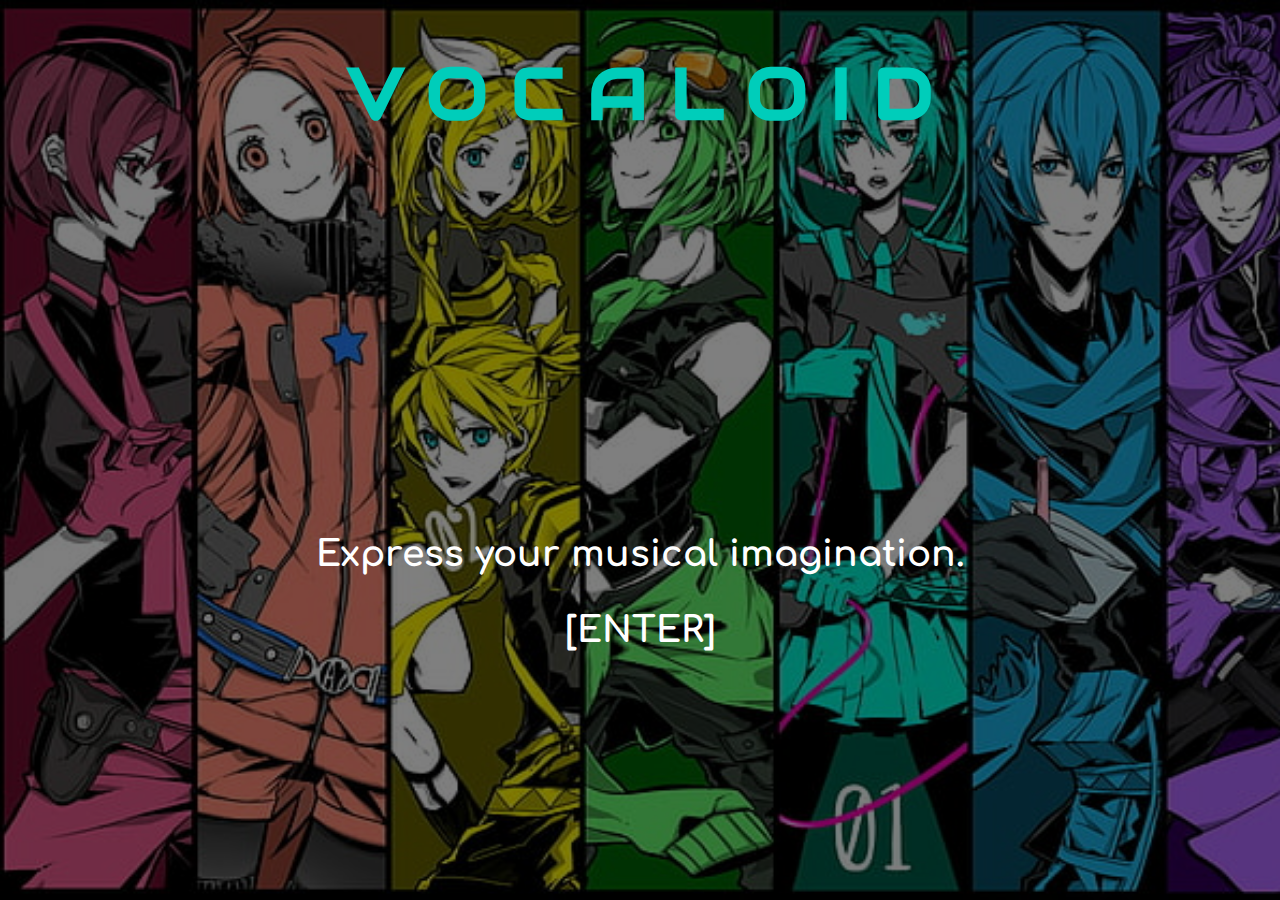
<file: index.html>
<html>
  <head>
    <title>VOCALOID</title>
    <link rel="stylesheet" href="css/styles.css" />
    <link rel="stylesheet" href="css/main.css" />
  </head>
  <body>
    <div class="main-bg">
      <div class="main-overlay">
        <h1 class="aw">V O C A L O I D</h1>
        <div>
          <h3 class="aw">Express your musical imagination.</h3>
          <h3><a href="about.html">[ENTER]</a></h3>
        </div>
      </div>
    </div>
  </body>
</html>
</file>
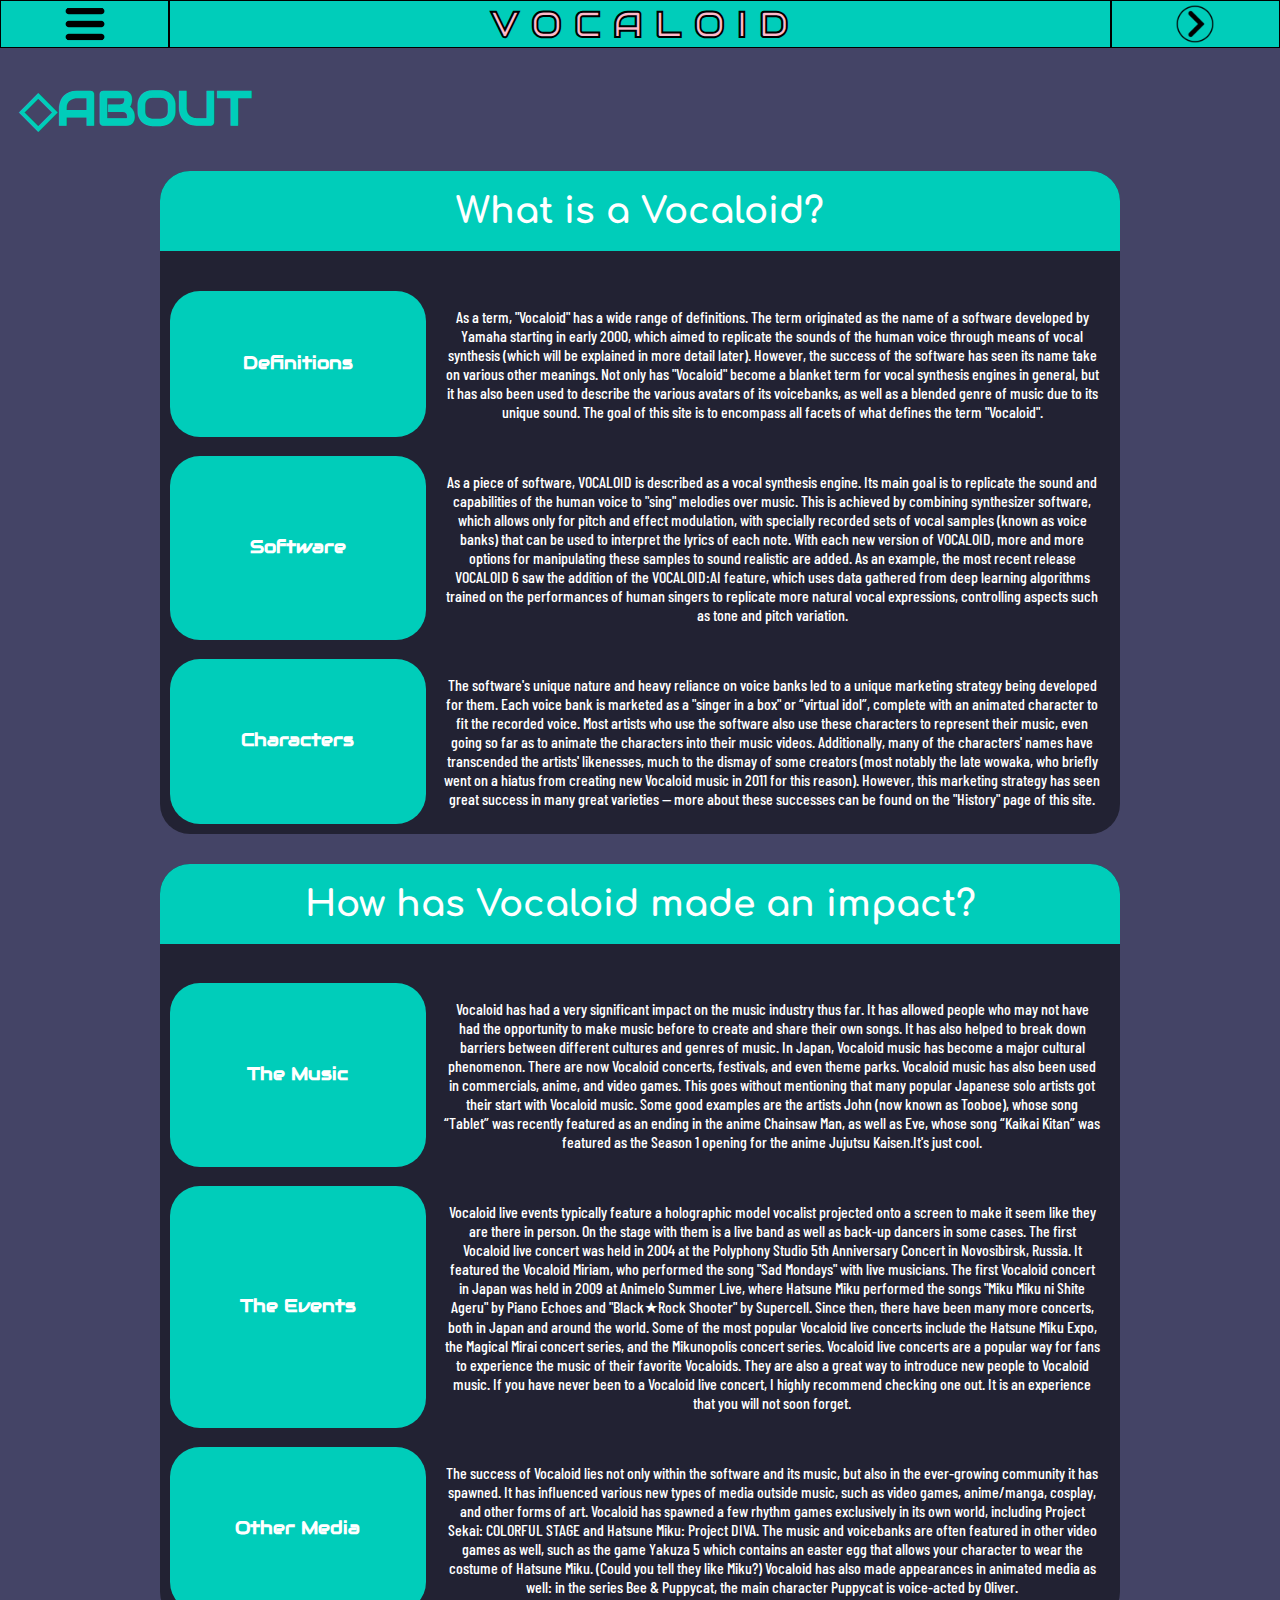
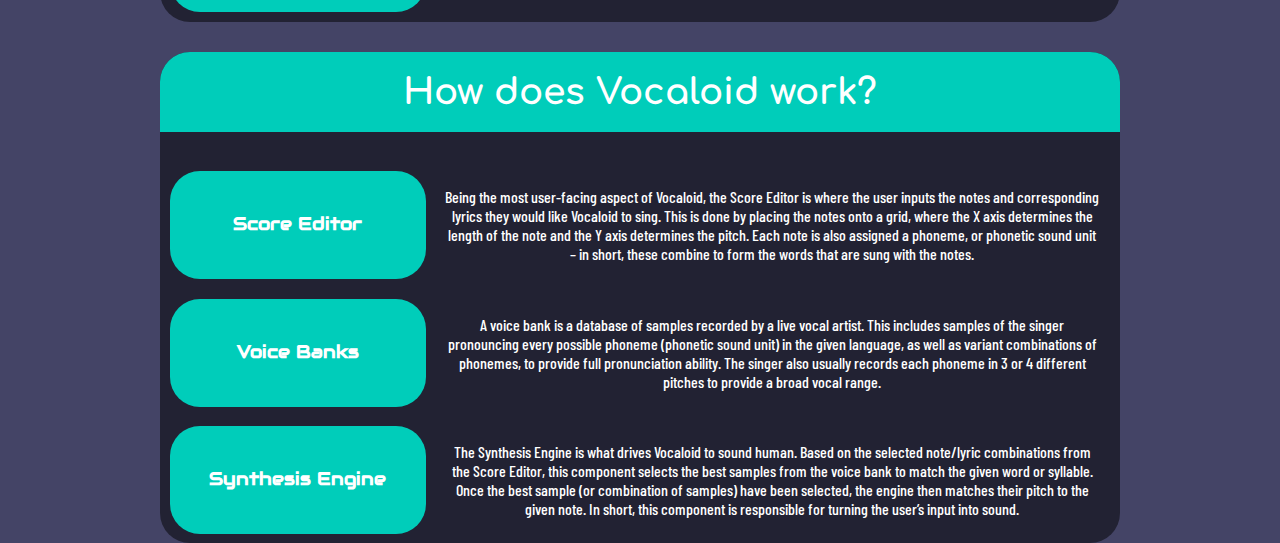
<file: about.html>
<html>
  <head>
    <title>VOCALOID</title>
    <link rel="stylesheet" href="css/styles.css" />
    <link rel="stylesheet" href="css/articles.css" />
  </head>
  <body>
    <div class="navbar">
      <div>
        <button onclick="showMenu()">
          <img src="imgs/menu-icon.png" alt="x" height="40px" />
        </button>
      </div>
      <div><a href="index.html">V O C A L O I D</a></div>
      <div>
        <button onclick="nextPage()">
          <img src="imgs/arrowicon.jpg" alt="> History" height="40" />
        </button>
      </div>
      <script>
        function showMenu() {
          var x = document.getElementById("navmenu");
          if (x.style.left === "0px") {
            x.style.left = "100vw";
          } else {
            x.style.left = "0px";
          }
        }
        function nextPage() {
          const pages = [
            "/vocaloid/about.html",
            "/vocaloid/history.html",
            "/vocaloid/music.html",
            "/vocaloid/artists.html",
            "/vocaloid/personas.html",
          ];
          var current = window.location.pathname;
          console.log("current: ", current);
          var index = pages.indexOf(current);
          console.log("index: ", index, " next: ", index+1);
          console.log("current page: ", pages[index]);
          console.log("next page: ", pages[index+1]);
          var page;
          if (index === pages.length-1) {
            page = pages[0];
          } else {
            page = pages[index+1];
          }
          console.log("changing path to:", page);
          window.location.pathname = page;
        }
      </script>
      <div id="navmenu">
        <h1><a href="about.html">ABOUT</a></h1>
        <h1><a href="history.html">HISTORY</a></h1>
        <h1><a href="music.html">MUSIC</a></h1>
        <h1><a href="artists.html">ARTISTS</a></h1>
        <h1><a href="personas.html">PERSONAS</a></h1>
      </div>
    </div>
    <div class="body-container">
      <h1 class="article-header">◇ABOUT</h1>
      <div class="about-body">
        <h2 class="about-header">What is a Vocaloid?</h2>
        <div class="grid">
          <div class="section">
            <h3 class="section-header">Definitions</h3>
            <p class="section-text">
              As a term, "Vocaloid" has a wide range of definitions. The term
              originated as the name of a software developed by Yamaha starting
              in early 2000, which aimed to replicate the sounds of the human
              voice through means of vocal synthesis (which will be explained in
              more detail later). However, the success of the software has seen
              its name take on various other meanings. Not only has "Vocaloid"
              become a blanket term for vocal synthesis engines in general, but
              it has also been used to describe the various avatars of its
              voicebanks, as well as a blended genre of music due to its unique
              sound. The goal of this site is to encompass all facets of what
              defines the term "Vocaloid".
            </p>
          </div>
          <div class="section">
            <h3 class="section-header">Software</h3>
            <p class="section-text">
              As a piece of software, VOCALOID is described as a vocal synthesis
              engine. Its main goal is to replicate the sound and capabilities
              of the human voice to "sing" melodies over music. This is achieved
              by combining synthesizer software, which allows only for pitch and
              effect modulation, with specially recorded sets of vocal samples
              (known as voice banks) that can be used to interpret the lyrics of
              each note. With each new version of VOCALOID, more and more
              options for manipulating these samples to sound realistic are
              added. As an example, the most recent release VOCALOID 6 saw the
              addition of the VOCALOID:AI feature, which uses data gathered from
              deep learning algorithms trained on the performances of human
              singers to replicate more natural vocal expressions, controlling
              aspects such as tone and pitch variation.
            </p>
          </div>
          <div class="section">
            <h3 class="section-header">Characters</h3>
            <p class="section-text">
              The software's unique nature and heavy reliance on voice banks led
              to a unique marketing strategy being developed for them. Each
              voice bank is marketed as a "singer in a box" or “virtual idol”,
              complete with an animated character to fit the recorded voice.
              Most artists who use the software also use these characters to
              represent their music, even going so far as to animate the
              characters into their music videos. Additionally, many of the
              characters' names have transcended the artists' likenesses, much
              to the dismay of some creators (most notably the late wowaka, who
              briefly went on a hiatus from creating new Vocaloid music in 2011
              for this reason). However, this marketing strategy has seen great
              success in many great varieties -- more about these successes can
              be found on the "History" page of this site.
            </p>
          </div>
        </div>
      </div>
      <div class="about-body">
        <h2 class="about-header">How has Vocaloid made an impact?</h2>
        <div class="grid">
          <div class="section">
            <h3 class="section-header">The Music</h3>
            <p class="section-text">
              Vocaloid has had a very significant impact on the music industry
              thus far. It has allowed people who may not have had the
              opportunity to make music before to create and share their own
              songs. It has also helped to break down barriers between different
              cultures and genres of music. In Japan, Vocaloid music has become
              a major cultural phenomenon. There are now Vocaloid concerts,
              festivals, and even theme parks. Vocaloid music has also been used
              in commercials, anime, and video games. This goes without
              mentioning that many popular Japanese solo artists got their start
              with Vocaloid music. Some good examples are the artists John (now
              known as Tooboe), whose song “Tablet” was recently featured as an
              ending in the anime Chainsaw Man, as well as Eve, whose song
              “Kaikai Kitan” was featured as the Season 1 opening for the anime
              Jujutsu Kaisen.It's just cool.
            </p>
          </div>
          <div class="section">
            <h3 class="section-header">The Events</h3>
            <p class="section-text">
              Vocaloid live events typically feature a holographic model
              vocalist projected onto a screen to make it seem like they are
              there in person. On the stage with them is a live band as well as
              back-up dancers in some cases. The first Vocaloid live concert was
              held in 2004 at the Polyphony Studio 5th Anniversary Concert in
              Novosibirsk, Russia. It featured the Vocaloid Miriam, who
              performed the song "Sad Mondays" with live musicians. The first
              Vocaloid concert in Japan was held in 2009 at Animelo Summer Live,
              where Hatsune Miku performed the songs "Miku Miku ni Shite Ageru"
              by Piano Echoes and "Black★Rock Shooter" by Supercell. Since then,
              there have been many more concerts, both in Japan and around the
              world. Some of the most popular Vocaloid live concerts include the
              Hatsune Miku Expo, the Magical Mirai concert series, and the
              Mikunopolis concert series. Vocaloid live concerts are a popular
              way for fans to experience the music of their favorite Vocaloids.
              They are also a great way to introduce new people to Vocaloid
              music. If you have never been to a Vocaloid live concert, I highly
              recommend checking one out. It is an experience that you will not
              soon forget.
            </p>
          </div>
          <div class="section">
            <h3 class="section-header">Other Media</h3>
            <p class="section-text">
              The success of Vocaloid lies not only within the software and its
              music, but also in the ever-growing community it has spawned. It
              has influenced various new types of media outside music, such as
              video games, anime/manga, cosplay, and other forms of art.
              Vocaloid has spawned a few rhythm games exclusively in its own
              world, including Project Sekai: COLORFUL STAGE and Hatsune Miku:
              Project DIVA. The music and voicebanks are often featured in other
              video games as well, such as the game Yakuza 5 which contains an
              easter egg that allows your character to wear the costume of
              Hatsune Miku. (Could you tell they like Miku?) Vocaloid has also
              made appearances in animated media as well: in the series Bee &
              Puppycat, the main character Puppycat is voice-acted by Oliver.
            </p>
          </div>
        </div>
      </div>
      <div class="about-body">
        <h2 class="about-header">How does Vocaloid work?</h2>
        <div class="grid">
          <div class="section">
            <h3 class="section-header">Score Editor</h3>
            <p class="section-text">
              Being the most user-facing aspect of Vocaloid, the Score Editor is
              where the user inputs the notes and corresponding lyrics they
              would like Vocaloid to sing. This is done by placing the notes
              onto a grid, where the X axis determines the length of the note
              and the Y axis determines the pitch. Each note is also assigned a
              phoneme, or phonetic sound unit – in short, these combine to form
              the words that are sung with the notes.
            </p>
          </div>
          <div class="section">
            <h3 class="section-header">Voice Banks</h3>
            <p class="section-text">
              A voice bank is a database of samples recorded by a live vocal
              artist. This includes samples of the singer pronouncing every
              possible phoneme (phonetic sound unit) in the given language, as
              well as variant combinations of phonemes, to provide full
              pronunciation ability. The singer also usually records each
              phoneme in 3 or 4 different pitches to provide a broad vocal
              range.
            </p>
          </div>
          <div class="section">
            <h3 class="section-header">Synthesis Engine</h3>
            <p class="section-text">
              The Synthesis Engine is what drives Vocaloid to sound human. Based
              on the selected note/lyric combinations from the Score Editor,
              this component selects the best samples from the voice bank to
              match the given word or syllable. Once the best sample (or
              combination of samples) have been selected, the engine then
              matches their pitch to the given note. In short, this component is
              responsible for turning the user’s input into sound.
            </p>
          </div>
        </div>
      </div>
    </div>
  </body>
</html>
</file>
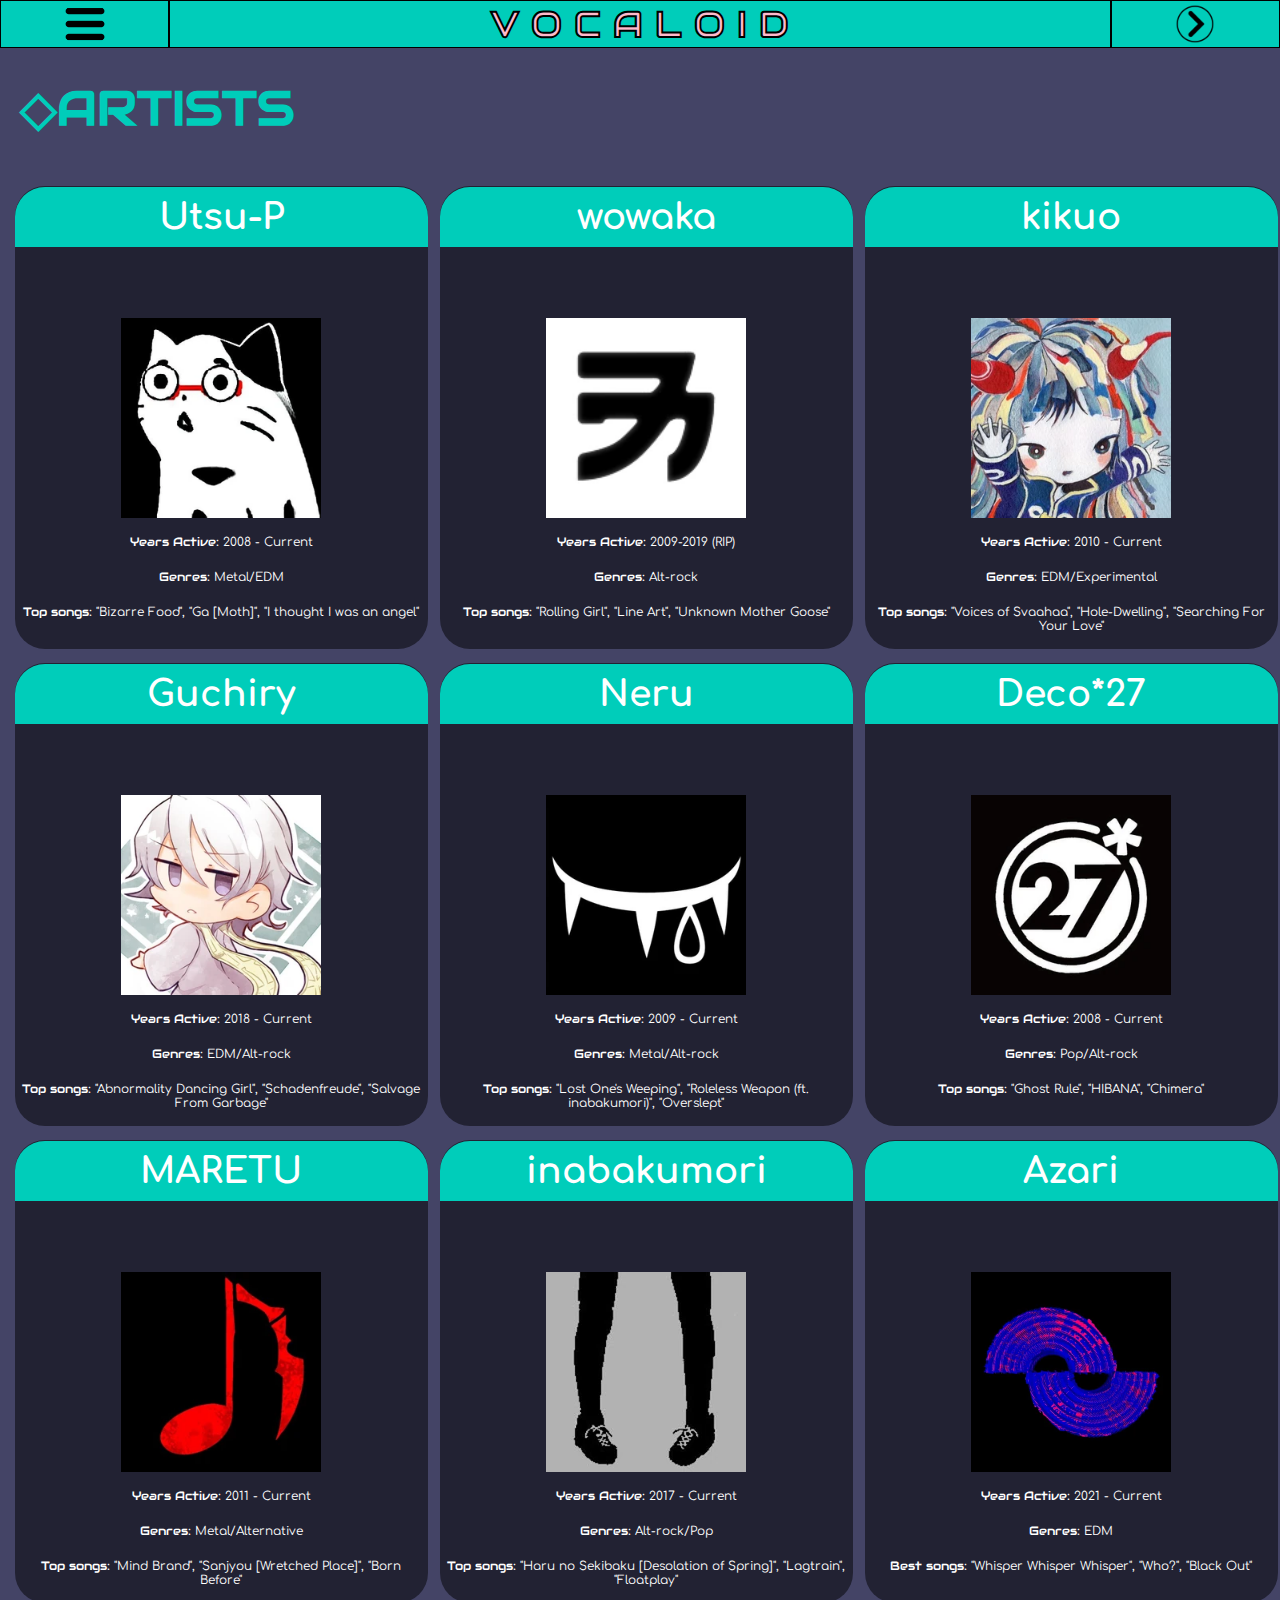
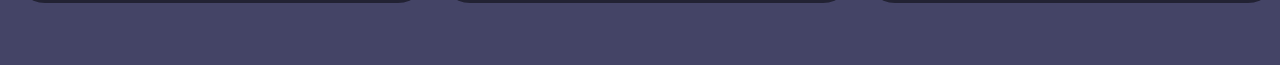
<file: artists.html>
<html>
  <head>
    <title>VOCALOID</title>
    <link rel="stylesheet" href="css/styles.css" />
    <link rel="stylesheet" href="css/articles.css" />
  </head>
  <body>
    <div class="navbar">
      <div>
        <button onclick="showMenu()">
          <img src="imgs/menu-icon.png" height="40px"
        </button>
      </div>
      <div><a href="index.html">V O C A L O I D</a></div>
      <div>
        <button onclick="nextPage()">
          <img src="imgs/arrowicon.jpg" alt="> History" height="40" />
        </button>
      </div>
      <div id="navmenu">
        <h1><a href="about.html">ABOUT</a></h1>
        <h1><a href="history.html">HISTORY</a></h1>
        <h1><a href="music.html">MUSIC</a></h1>
        <h1><a href="artists.html">ARTISTS</a></h1>
        <h1><a href="personas.html">PERSONAS</a></h1>
      </div>
    </div>
    <script>
      function showMenu() {
        var x = document.getElementById("navmenu");
        if (x.style.left === "0px") {
          x.style.left = "100vw";
        } else {
          x.style.left = "0px";
        }
      }
        function nextPage() {
          const pages = [
            "/vocaloid-test/about.html",
            "/vocaloid-test/history.html",
            "/vocaloid-test/music.html",
            "/vocaloid-test/artists.html",
            "/vocaloid-test/personas.html",
          ];
          var current = window.location.pathname;
          console.log("current: ", current);
          var index = pages.indexOf(current);
          console.log("index: ", index, " next: ", index+1);
          console.log("current page: ", pages[index]);
          console.log("next page: ", pages[index+1]);
          var page;
          if (index === pages.length-1) {
            page = pages[0];
          } else {
            page = pages[index+1];
          }
          console.log("changing path to:", page);
          window.location.pathname = page;
        }
        function nextPage() {
          const pages = [
            "/vocaloid/about.html",
            "/vocaloid/history.html",
            "/vocaloid/music.html",
            "/vocaloid/artists.html",
            "/vocaloid/personas.html",
          ];
          var current = window.location.pathname;
          console.log("current: ", current);
          var index = pages.indexOf(current);
          console.log("index: ", index, " next: ", index+1);
          console.log("current page: ", pages[index]);
          console.log("next page: ", pages[index+1]);
          var page;
          if (index === pages.length-1) {
            page = pages[0];
          } else {
            page = pages[index+1];
          }
          console.log("changing path to:", page);
          window.location.pathname = page;
        }
    </script>
    <div class="body-container">
      <h1 class="article-header">◇ARTISTS</h1>
        <div class="gallery-container artists">
          <div class="gallery-slide">
            <h3 class="artist-header">Utsu-P</h3>
            <a href="https://www.youtube.com/channel/UCkMsHxeWjiHQvhHAs33OCmw" target="_blank">
              <img src="imgs/artists/UtsuP-pfp.webp" height="200"/>
            </a>
            <p><span class="subhead">Years Active:</span> 2008 - Current</p>
            <p><span class="subhead">Genres:</span> Metal/EDM </p>
            <p><span class="subhead">Top songs:</span> "Bizarre Food", "Ga [Moth]", "I thought I was an angel"</p>
          </div>
          <div class="gallery-slide">
            <h3 class="artist-header">wowaka</h3>
            <a href="https://www.youtube.com/channel/UChsXqcSV1YRwQbfHfzCMG2Q" target="_blank">
              <img src="imgs/artists/Wowaka_icon.webp" height="200"/>
            </a>
            <p><span class="subhead">Years Active:</span> 2009-2019 (RIP)</p>
            <p><span class="subhead">Genres:</span> Alt-rock</p>
            <p><span class="subhead">Top songs:</span> "Rolling Girl", "Line Art", "Unknown Mother Goose"</p>
          </div>
          <div class="gallery-slide">
            <h3 class="artist-header">kikuo</h3>
            <a href="https://www.youtube.com/@kikuo_sound" target="_blank">
              <img src="imgs/artists/Kikuo_icon.webp" height="200"/>
            </a>
            <p><span class="subhead">Years Active:</span> 2010 - Current</p> 
            <p><span class="subhead">Genres:</span> EDM/Experimental</p>
            <p><span class="subhead">Top songs:</span> "Voices of Svaahaa", "Hole-Dwelling", "Searching For Your Love"</p>
          </div>
          <div class="gallery-slide">
            <h3 class="artist-header">Guchiry</h3>
            <a href="https://www.youtube.com/@Guchiry" target="_blank">
              <img src="imgs/artists/Guchiry_icon.webp" height="200"/>
            </a>
            <p><span class="subhead">Years Active:</span> 2018 - Current</p>
            <p><span class="subhead">Genres:</span> EDM/Alt-rock</p>
            <p><span class="subhead">Top songs:</span> "Abnormality Dancing Girl", "Schadenfreude", "Salvage From Garbage"</p>  
          </div>
          <div class="gallery-slide">
            <h3 class="artist-header">Neru</h3>
            <a href="https://www.youtube.com/channel/UClxXuM2m0rIL9VCA1ds9HqA" target="_blank">
              <img src="imgs/artists/Neru_icon.webp" height="200"/>
            </a>
            <p><span class="subhead">Years Active:</span> 2009 - Current</p>
            <p><span class="subhead">Genres:</span> Metal/Alt-rock</p>
            <p><span class="subhead">Top songs:</span> "Lost One's Weeping", "Roleless Weapon (ft. inabakumori)", "Overslept"</p>
          </div>
          <div class="gallery-slide">
            <h3 class="artist-header">Deco*27</h3>
            <a href="https://www.youtube.com/@DECO27" target="_blank">
              <img src="imgs/artists/DECO27_icon.webp" height="200"/>
            </a>
            <p><span class="subhead">Years Active:</span> 2008 - Current</p>
            <p><span class="subhead">Genres:</span> Pop/Alt-rock</p>
            <p><span class="subhead">Top songs:</span> "Ghost Rule", "HIBANA", "Chimera"</p>
          </div>
          <div class="gallery-slide">
            <h3 class="artist-header">MARETU</h3>
            <a href="https://www.youtube.com/channel/UCmj0YkPwo47bPoBt9ma-bxg" target="_blank">
              <img src="imgs/artists/Maretu_icon.webp" height="200"/>
            </a>
            <p><span class="subhead">Years Active:</span> 2011 - Current</p>
            <p><span class="subhead">Genres:</span> Metal/Alternative</p>
            <p><span class="subhead">Top songs:</span> "Mind Brand", "Sanjyou [Wretched Place]", "Born Before"</p> 
          </div>
          <div class="gallery-slide">
            <h3 class="artist-header">inabakumori</h3>
            <a href="https://www.youtube.com/channel/UCNElM45JypxqAR73RoUQ10g" target="_blank">
              <img src="imgs/artists/inabakumori_icon.webp"/>
            </a>
            <p><span class="subhead">Years Active:</span> 2017 - Current</p>
            <p><span class="subhead">Genres:</span> Alt-rock/Pop</p>
            <p><span class="subhead">Top songs:</span> "Haru no Sekibaku [Desolation of Spring]", "Lagtrain", "Floatplay"</p>
          </div>
          <div class="gallery-slide">
            <h3 class="artist-header">Azari</h3>
            <a href="https://www.youtube.com/@xxxAzari" target="_blank">
              <img src="imgs/artists/Azari_icon.webp" height="200"/>
            </a>
            <p><span class="subhead">Years Active:</span> 2021 - Current</p>
            <p><span class="subhead">Genres:</span> EDM</p>
            <p><span class="subhead">Best songs:</span> "Whisper Whisper Whisper", "Who?", "Black Out"</p>
          </div>
        </div>
    </div>
  </body>
</html>
</file>
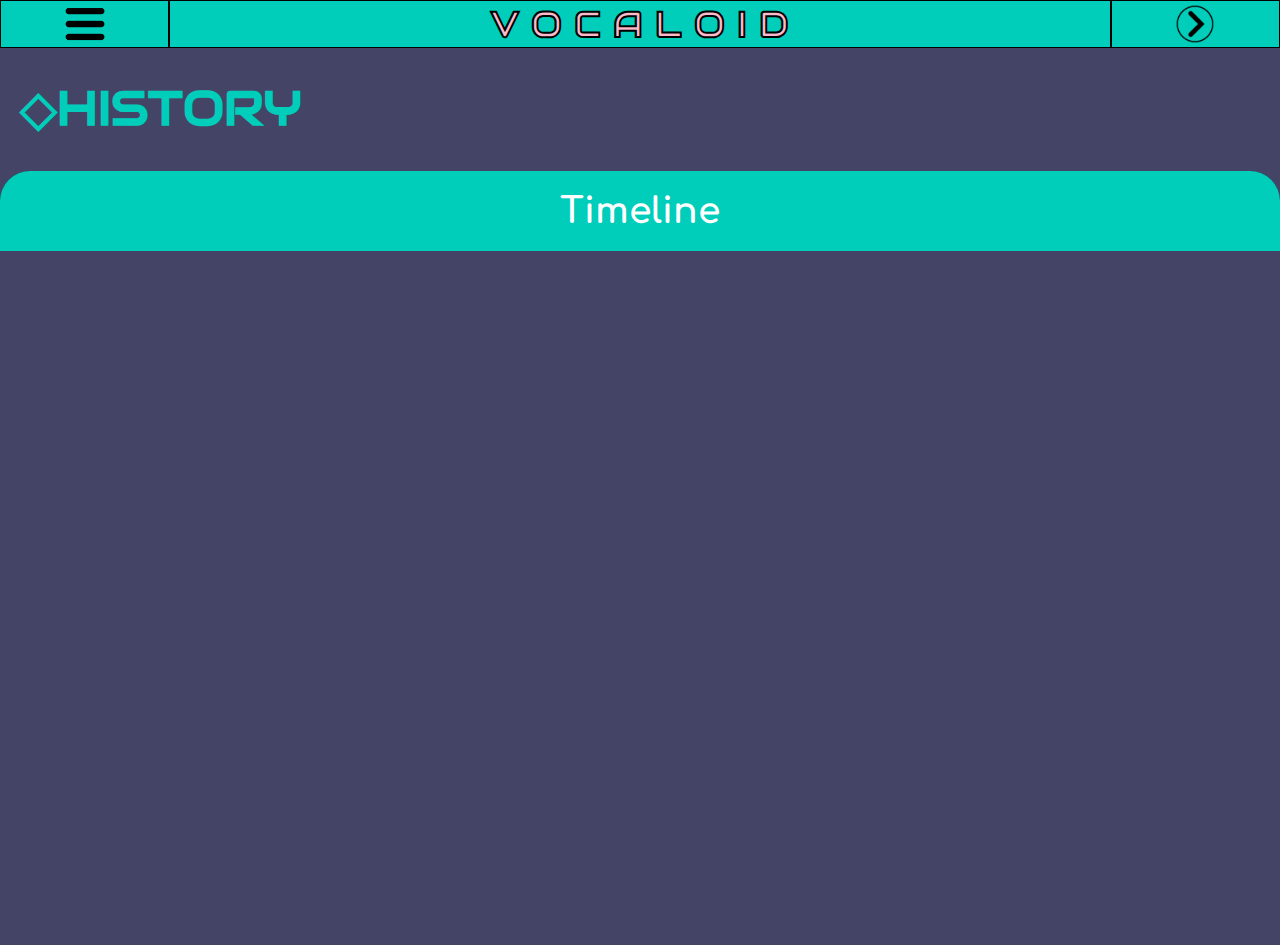
<file: history.html>
<html>
  <head>
    <title>VOCALOID</title>
    <link rel="stylesheet" href="css/styles.css" />
    <link rel="stylesheet" href="css/articles.css" />
    <!-- CSS and javascript for Timeline.JS -->
    <link
      title="timeline-styles"
      rel="stylesheet"
      href="https://cdn.knightlab.com/libs/timeline3/latest/css/timeline.css"
    />
    <script src="https://cdn.knightlab.com/libs/timeline3/latest/js/timeline.js"></script>
  </head>
  <body>
    <div class="navbar">
      <div>
        <button onclick="showMenu()">
          <img src="imgs/menu-icon.png" height="40px"
        </button>
      </div>
      <div><a href="index.html">V O C A L O I D</a></div>
      <div>
        <button onclick="nextPage()">
          <img src="imgs/arrowicon.jpg" alt="> History" height="40" />
        </button>
      </div>
      <div id="navmenu">
        <h1><a href="about.html">ABOUT</a></h1>
        <h1><a href="history.html">HISTORY</a></h1>
        <h1><a href="music.html">MUSIC</a></h1>
        <h1><a href="artists.html">ARTISTS</a></h1>
        <h1><a href="personas.html">PERSONAS</a></h1>
      </div>
    </div>
    <script>
      function showMenu() {
        var x = document.getElementById("navmenu");
        if (x.style.left === "0px") {
          x.style.left = "100vw";
        } else {
          x.style.left = "0px";
        }
      }
      function nextPage() {
          const pages = [
            "/vocaloid/about.html",
            "/vocaloid/history.html",
            "/vocaloid/music.html",
            "/vocaloid/artists.html",
            "/vocaloid/personas.html",
          ];
          var current = window.location.pathname;
          console.log("current: ", current);
          var index = pages.indexOf(current);
          console.log("index: ", index, " next: ", index+1);
          console.log("current page: ", pages[index]);
          console.log("next page: ", pages[index+1]);
          var page;
          if (index === pages.length-1) {
            page = pages[0];
          } else {
            page = pages[index+1];
          }
          console.log("changing path to:", page);
          window.location.pathname = page;
        }
    </script>
    <div class="body-container">
      <h1 class="article-header">◇HISTORY</h1>
      <div class="timeline-body">
        <h2 class="about-header">Timeline</h2>
        <div id="timeline-embed"></div>
      </div>
    </div>
    <script type="text/javascript">
      var timeline_config = {
        width: "100%",
        height: "600",
        source: "timeline.json",
        embed_id: "timeline-embed",
        start_at_slide: "0",
        hash_bookmark: true,
        font: "Bevan-PotanoSans",
        lang: "en"
      };
    </script>
    <script
      type="text/javascript"
      src="https://cdn.knightlab.com/libs/timeline/latest/js/storyjs-embed.js"
    ></script>
  </body>
</html>
</file>
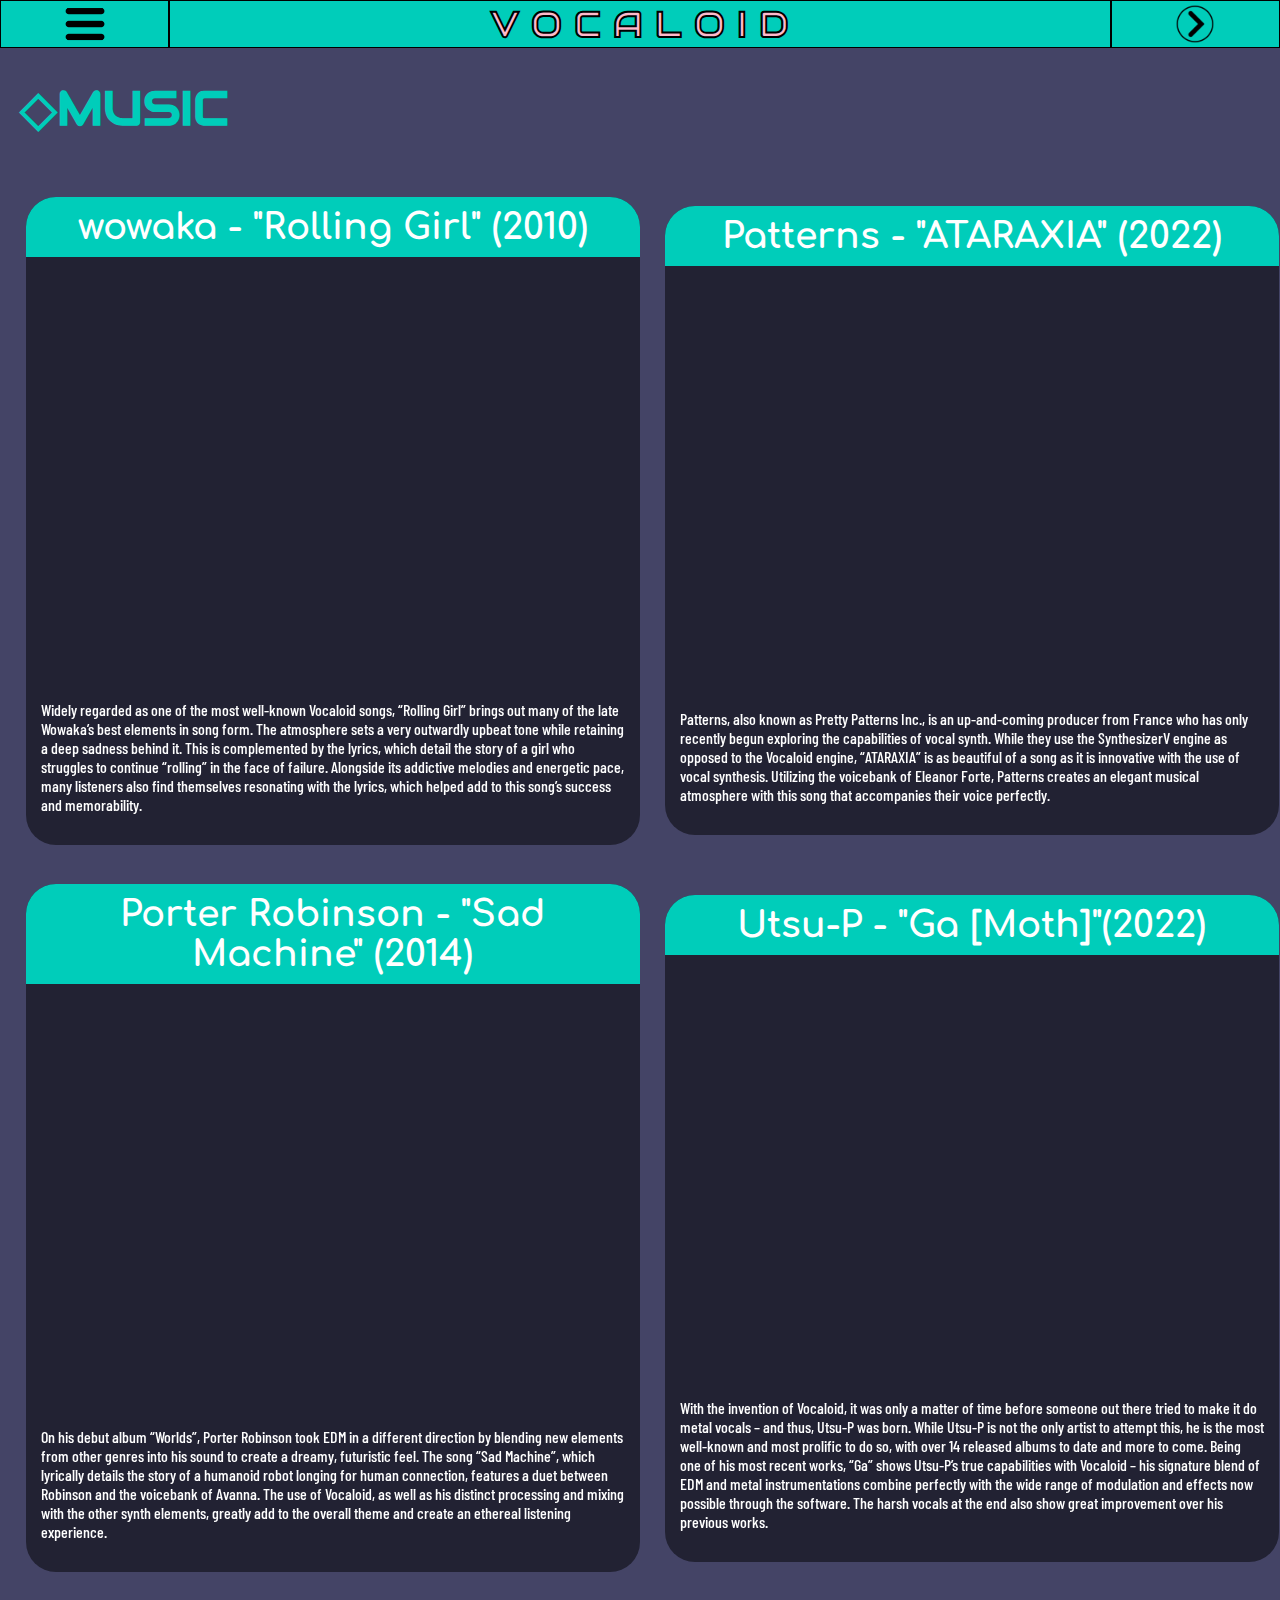
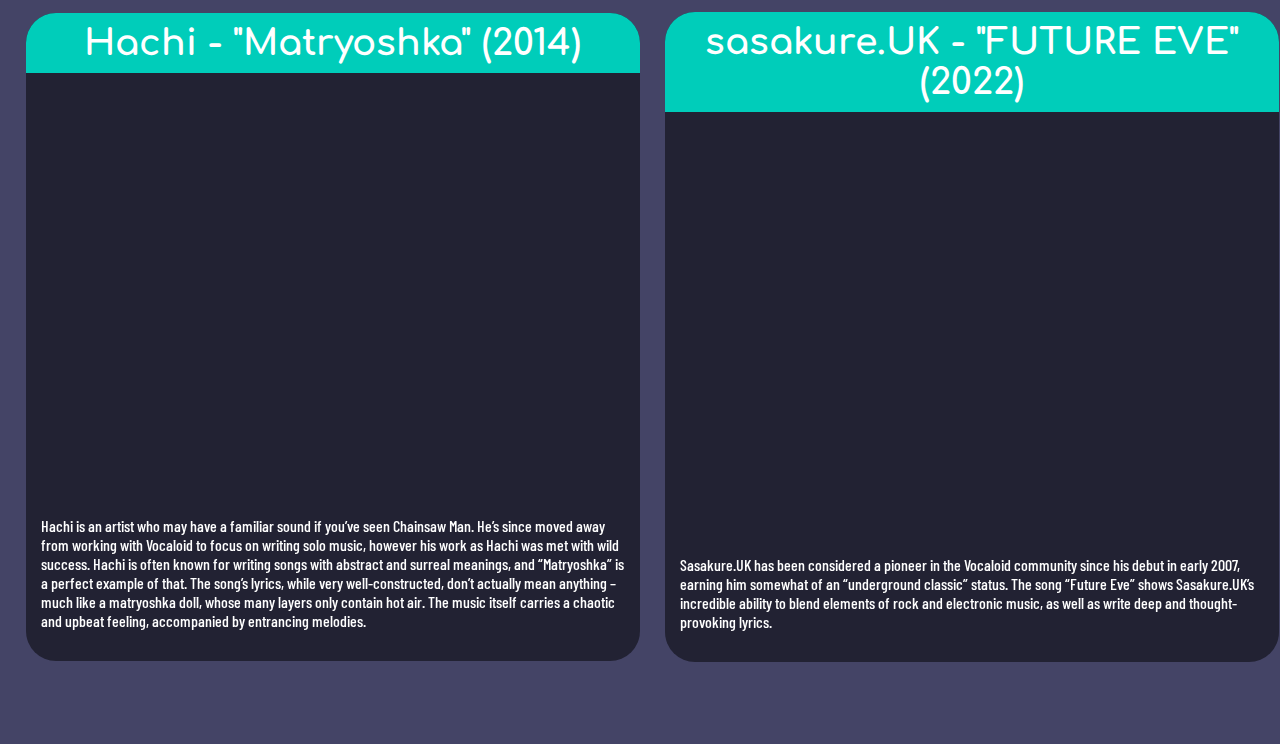
<file: music.html>
<html>
  <head>
    <title>VOCALOID</title>
    <link rel="stylesheet" href="css/styles.css" />
    <link rel="stylesheet" href="css/articles.css" />
  </head>
  <body>
    <div class="navbar">
      <div>
        <button onclick="showMenu()">
          <img src="imgs/menu-icon.png" height="40px"
        </button>
      </div>
      <div><a href="index.html">V O C A L O I D</a></div>
      <div>
        <button onclick="nextPage()">
          <img src="imgs/arrowicon.jpg" alt="> History" height="40" />
        </button>
      </div>
      <div id="navmenu">
        <h1><a href="about.html">ABOUT</a></h1>
        <h1><a href="history.html">HISTORY</a></h1>
        <h1><a href="music.html">MUSIC</a></h1>
        <h1><a href="artists.html">ARTISTS</a></h1>
        <h1><a href="personas.html">PERSONAS</a></h1>
      </div>
    </div>
    <script>
      function showMenu() {
        var x = document.getElementById("navmenu");
        if (x.style.left === "0px") {
          x.style.left = "100vw";
        } else {
          x.style.left = "0px";
        }
      }
      function nextPage() {
        const pages = [
          "/vocaloid/about.html",
          "/vocaloid/history.html",
          "/vocaloid/music.html",
          "/vocaloid/artists.html",
          "/vocaloid/personas.html",
        ];
        var current = window.location.pathname;
        console.log("current: ", current);
        var index = pages.indexOf(current);
        console.log("index: ", index, " next: ", index+1);
        console.log("current page: ", pages[index]);
        console.log("next page: ", pages[index+1]);
        var page;
        if (index === pages.length-1) {
          page = pages[0];
        } else {
          page = pages[index+1];
        }
        console.log("changing path to:", page);
        window.location.pathname = page;
      }
    </script>
    <div class="body-container">
      <h1 class="article-header">◇MUSIC</h1>
      <div class="music">
      <div class="about-body">
        <h2 class="music-header">wowaka - "Rolling Girl" (2010)</h2>
        <iframe
          width="100%"
          height="352"
          src="https://www.youtube.com/embed/vnw8zURAxkU"
          title="YouTube video player"
          frameborder="0"
          allow="accelerometer; autoplay; clipboard-write; encrypted-media; gyroscope; picture-in-picture; web-share"
          allowfullscreen
        ></iframe>
        <div>
          <p class="review-text">
            Widely regarded as one of the most well-known Vocaloid songs,
            “Rolling Girl” brings out many of the late Wowaka’s best elements in
            song form. The atmosphere sets a very outwardly upbeat tone while
            retaining a deep sadness behind it. This is complemented by the
            lyrics, which detail the story of a girl who struggles to continue
            “rolling” in the face of failure. Alongside its addictive melodies
            and energetic pace, many listeners also find themselves resonating
            with the lyrics, which helped add to this song’s success and
            memorability.
          </p>
        </div>
      </div>
      <div class="about-body">
        <h2 class="music-header">Patterns - "ATARAXIA" (2022)</h2>
        <iframe
          style="border-radius: 12px;"
          src="https://open.spotify.com/embed/track/0bevUQP600u2psHdSWljCC?utm_source=generator"
          width="100%"
          height="352"
          frameborder="0"
          allowfullscreen=""
          allow="autoplay; clipboard-write; encrypted-media; fullscreen; picture-in-picture"
          loading="lazy"
        ></iframe>
        <p class="review-text">
          Patterns, also known as Pretty Patterns Inc., is an up-and-coming
          producer from France who has only recently begun exploring the
          capabilities of vocal synth. While they use the SynthesizerV engine as
          opposed to the Vocaloid engine, “ATARAXIA” is as beautiful of a song
          as it is innovative with the use of vocal synthesis. Utilizing the
          voicebank of Eleanor Forte, Patterns creates an elegant musical
          atmosphere with this song that accompanies their voice perfectly.
        </p>
      </div>
      <div class="about-body">
        <h2 class="music-header">Porter Robinson - "Sad Machine" (2014)</h2>
        <iframe
          style="border-radius: 12px;"
          src="https://open.spotify.com/embed/track/1JY6B9ILvmRla2IKKRZvnH?utm_source=generator"
          width="100%"
          height="352"
          frameborder="0"
          allowfullscreen=""
          allow="autoplay; clipboard-write; encrypted-media; fullscreen; picture-in-picture"
          loading="lazy"
        ></iframe>
        <p class="review-text">
          On his debut album “Worlds”, Porter Robinson took EDM in a different
          direction by blending new elements from other genres into his sound to
          create a dreamy, futuristic feel. The song “Sad Machine”, which
          lyrically details the story of a humanoid robot longing for human
          connection, features a duet between Robinson and the voicebank of
          Avanna. The use of Vocaloid, as well as his distinct processing and
          mixing with the other synth elements, greatly add to the overall theme
          and create an ethereal listening experience.
        </p>
      </div>
      <div class="about-body">
        <h2 class="music-header">Utsu-P - "Ga [Moth]"(2022)</h2>
        <iframe
          style="border-radius: 12px;"
          src="https://open.spotify.com/embed/track/1zOMyJvyWjdAui9OwWEEfL?utm_source=generator"
          width="100%"
          height="352"
          frameborder="0"
          allowfullscreen=""
          allow="autoplay; clipboard-write; encrypted-media; fullscreen; picture-in-picture"
          loading="lazy"
        ></iframe>
        <p class="review-text">
          With the invention of Vocaloid, it was only a matter of time before
          someone out there tried to make it do metal vocals – and thus, Utsu-P
          was born. While Utsu-P is not the only artist to attempt this, he is
          the most well-known and most prolific to do so, with over 14 released
          albums to date and more to come. Being one of his most recent works,
          “Ga” shows Utsu-P’s true capabilities with Vocaloid – his signature
          blend of EDM and metal instrumentations combine perfectly with the
          wide range of modulation and effects now possible through the
          software. The harsh vocals at the end also show great improvement over
          his previous works.
        </p>
      </div>
      <div class="about-body">
        <h2 class="music-header">Hachi - "Matryoshka" (2014)</h2>
        <iframe
          style="border-radius: 12px;"
          src="https://open.spotify.com/embed/track/74A5fPLR86U9XWYostkXwS?utm_source=generator"
          width="100%"
          height="352"
          frameborder="0"
          allowfullscreen=""
          allow="autoplay; clipboard-write; encrypted-media; fullscreen; picture-in-picture"
          loading="lazy"
        ></iframe>
        <p class="review-text">
          Hachi is an artist who may have a familiar sound if you’ve seen
          Chainsaw Man. He’s since moved away from working with Vocaloid to
          focus on writing solo music, however his work as Hachi was met with
          wild success. Hachi is often known for writing songs with abstract and
          surreal meanings, and “Matryoshka” is a perfect example of that. The
          song’s lyrics, while very well-constructed, don’t actually mean
          anything – much like a matryoshka doll, whose many layers only contain
          hot air. The music itself carries a chaotic and upbeat feeling,
          accompanied by entrancing melodies.
        </p>
      </div>
      <div class="about-body">
        <h2 class="music-header">sasakure.UK - "FUTURE EVE" (2022)</h2>
        <iframe
          style="border-radius: 12px;"
          src="https://open.spotify.com/embed/track/4QQJsHq3lyQ0Tj8UI9VVWf?utm_source=generator"
          width="100%"
          height="352"
          frameborder="0"
          allowfullscreen=""
          allow="autoplay; clipboard-write; encrypted-media; fullscreen; picture-in-picture"
          loading="lazy"
        ></iframe>
        <p class="review-text">
          Sasakure.UK has been considered a pioneer in the Vocaloid community
          since his debut in early 2007, earning him somewhat of an “underground
          classic” status. The song “Future Eve” shows Sasakure.UK’s incredible
          ability to blend elements of rock and electronic music, as well as
          write deep and thought-provoking lyrics.
        </p>
      </div>
    </div>
    </div>
  </body>
</html>
</file>
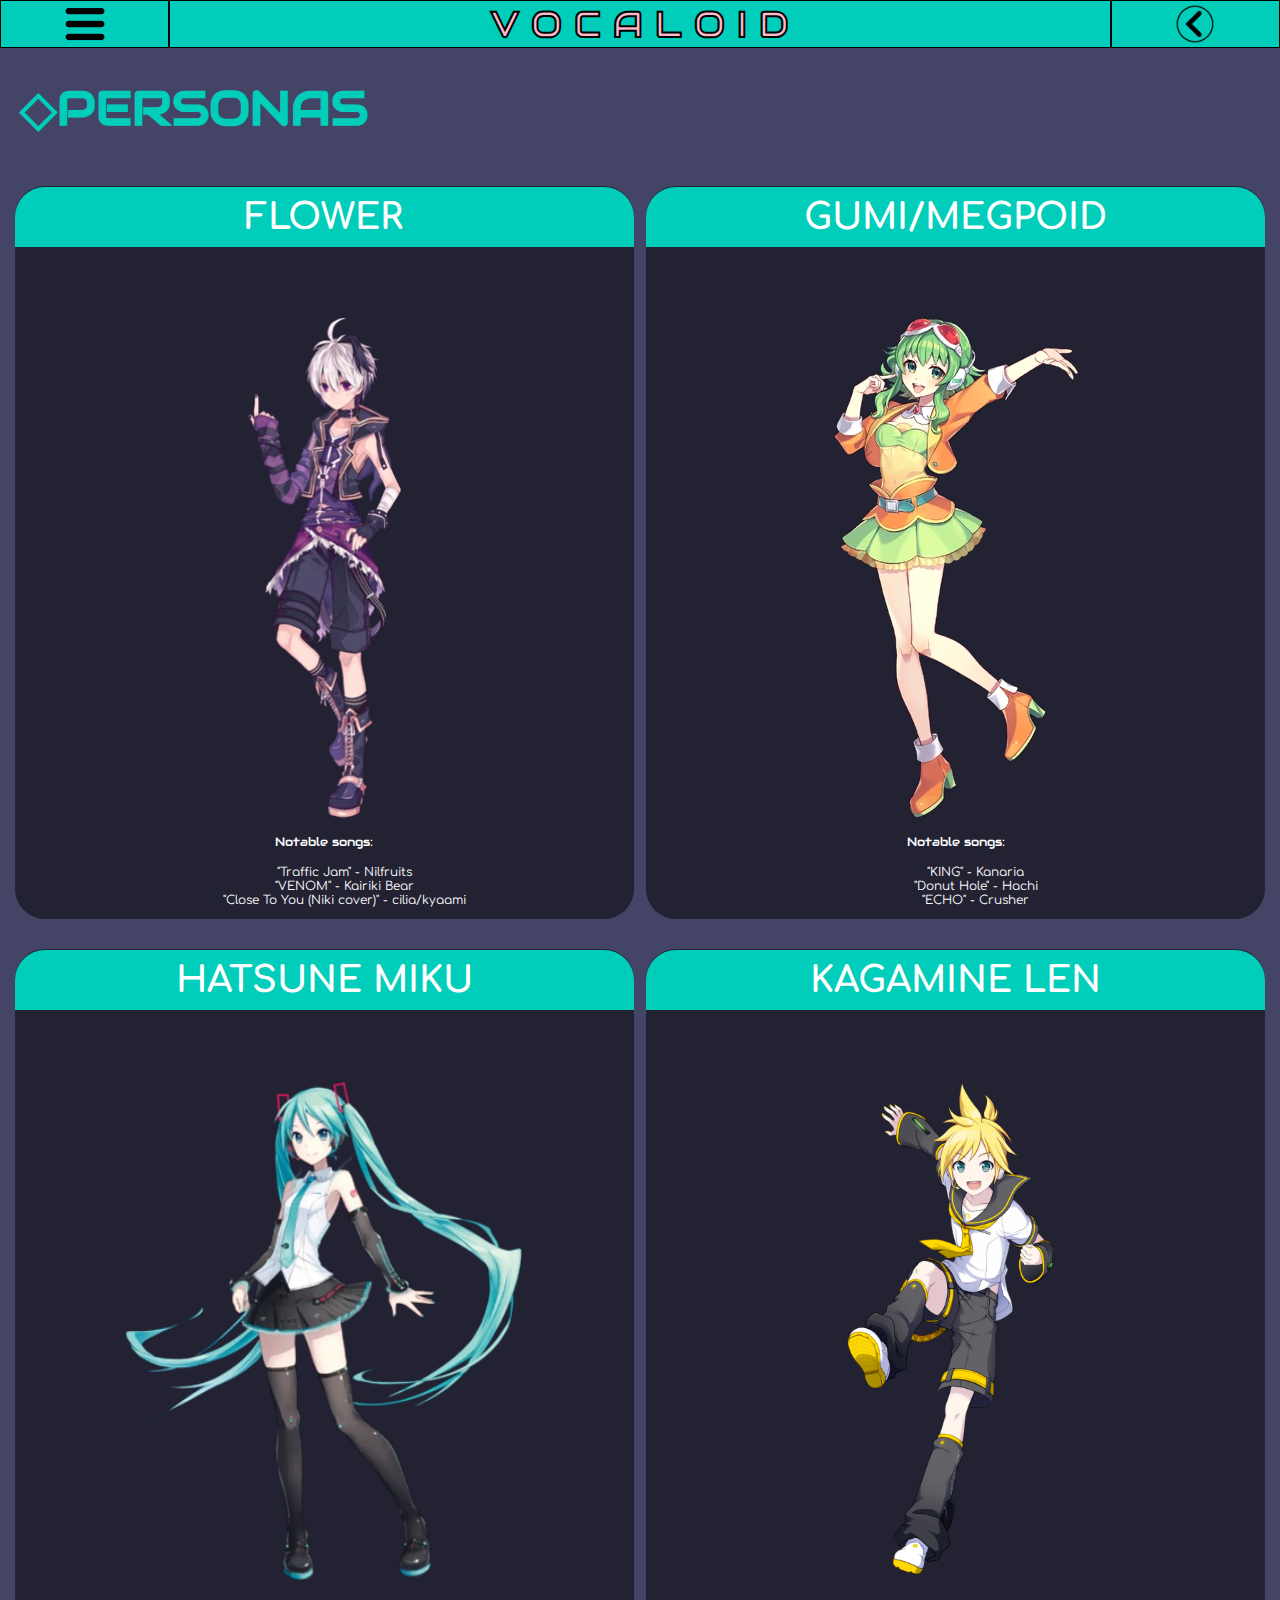
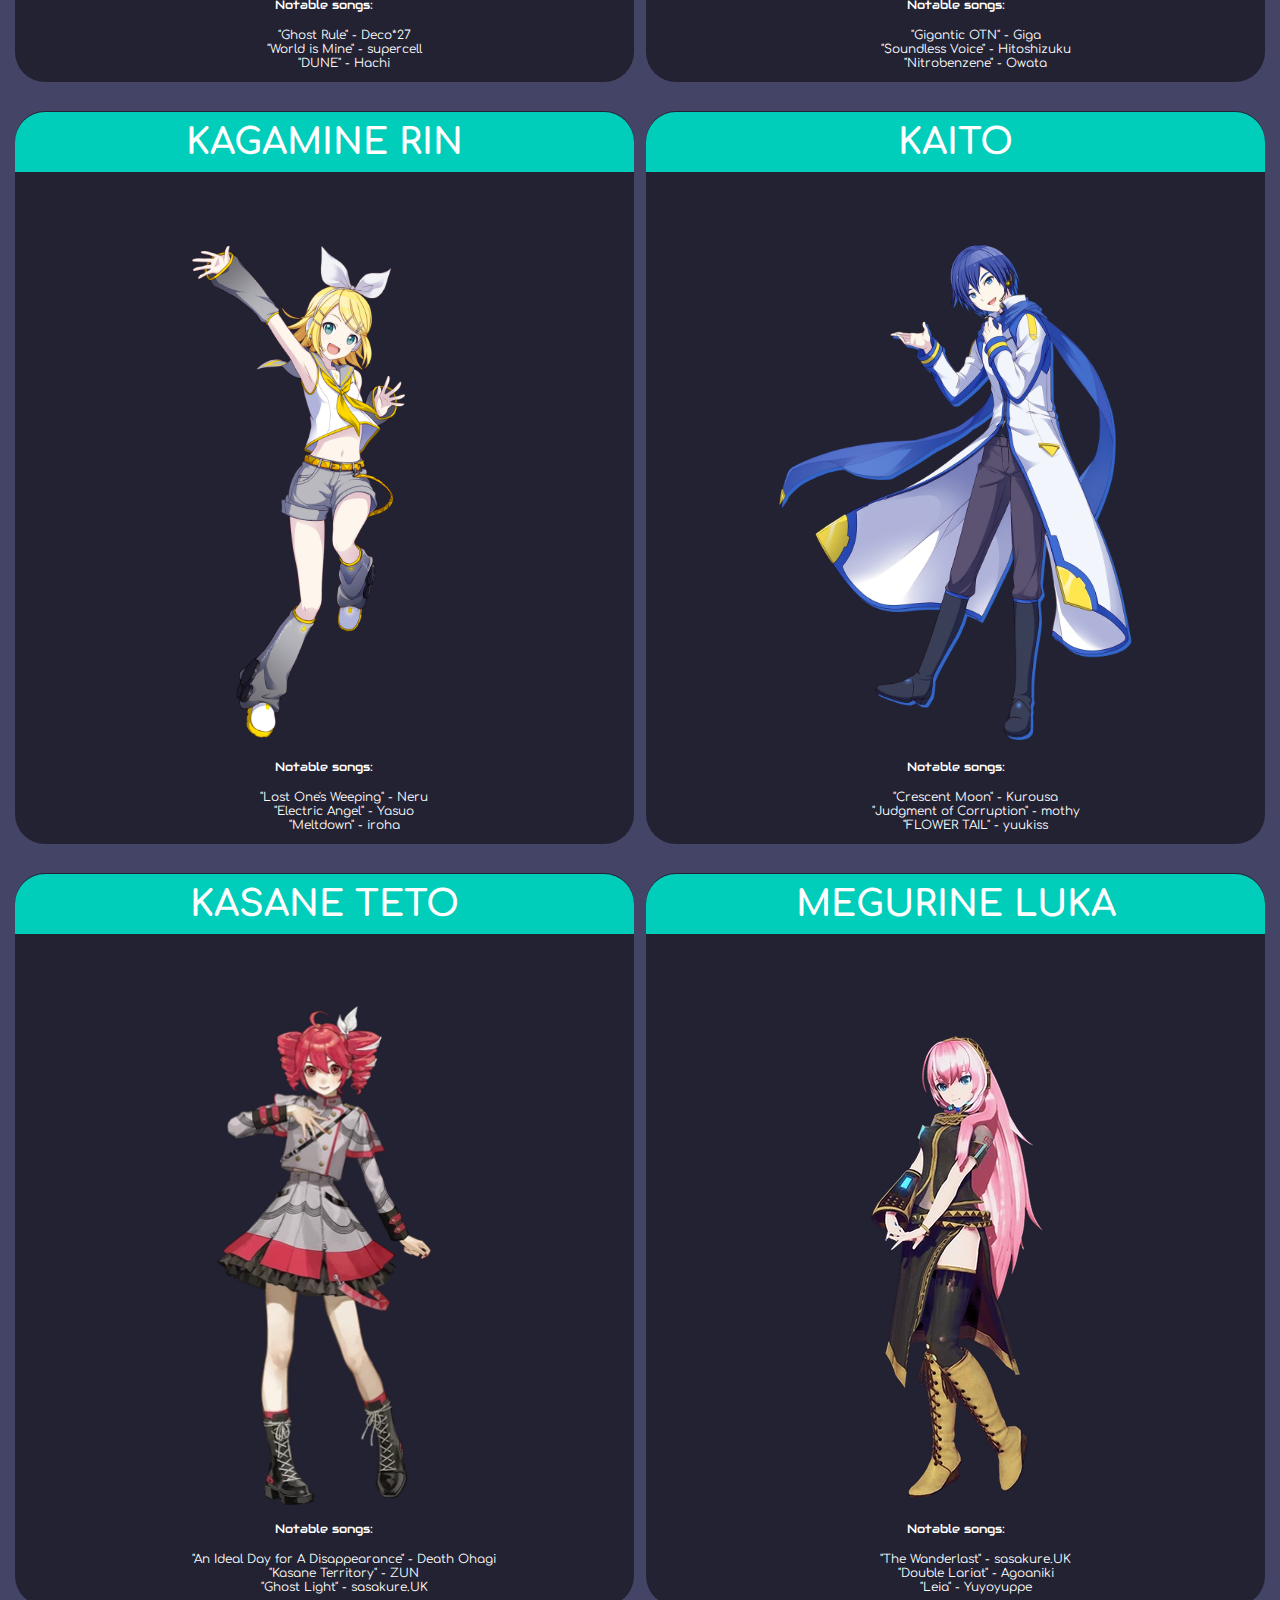
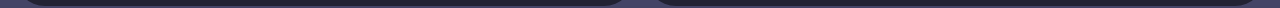
<file: personas.html>
<html>
  <head>
    <title>VOCALOID</title>
    <link rel="stylesheet" href="css/styles.css" />
    <link rel="stylesheet" href="css/articles.css" />
  </head>
  <body>
    <div class="navbar">
      <div>
        <button onclick="showMenu()">
          <img src="imgs/menu-icon.png" height="40px"
        </button>
      </div>
      <div><a href="index.html">V O C A L O I D</a></div>
      <div>
        <button onclick="nextPage()">
          <img src="imgs/arrowicon-back.png" alt="> History" height="40" />
        </button>
      </div>
      <div id="navmenu">
        <h1><a href="about.html">ABOUT</a></h1>
        <h1><a href="history.html">HISTORY</a></h1>
        <h1><a href="music.html">MUSIC</a></h1>
        <h1><a href="artists.html">ARTISTS</a></h1>
        <h1><a href="personas.html">PERSONAS</a></h1>
      </div>
    </div>
    <script>
      function showMenu() {
        var x = document.getElementById("navmenu");
        if (x.style.left === "0px") {
          x.style.left = "100vw";
        } else {
          x.style.left = "0px";
        }
      }
      function nextPage() {
        const pages = [
          "/vocaloid/about.html",
          "/vocaloid/history.html",
          "/vocaloid/music.html",
          "/vocaloid/artists.html",
          "/vocaloid/personas.html",
        ];
        var current = window.location.pathname;
        console.log("current: ", current);
        var index = pages.indexOf(current);
        console.log("index: ", index, " next: ", index+1);
        console.log("current page: ", pages[index]);
        console.log("next page: ", pages[index+1]);
        var page;
        if (index === pages.length-1) {
          page = pages[0];
        } else {
          page = pages[index+1];
        }
        console.log("changing path to:", page);
        window.location.pathname = page;
      }
    </script>
    <div class="body-container">
      <h1 class="article-header">◇PERSONAS</h1>
        <div class="gallery-container personas">
          <div class="gallery-slide">
            <h3 class="artist-header">FLOWER</h3>
            <img src="imgs/personas/V4flower-pfp.webp" height="500" />
            <p class="subhead">Notable songs:</p>
            <ul>
              <li>"Traffic Jam" - Nilfruits</li>
              <li>"VENOM" - Kairiki Bear</li>
              <li>"Close To You (Niki cover)" - cilia/kyaami</li>
            </ul>
          </div>
          <div class="gallery-slide">
            <h3 class="artist-header">GUMI/MEGPOID</h3>
            <img src="imgs/personas/gumi-pfp.webp" height="500"/>
            <p class="subhead">Notable songs:</p>
            <ul>
              <li>"KING" - Kanaria</li>
              <li>"Donut Hole" - Hachi</li>
              <li>"ECHO" - Crusher</li>
            </ul>
          </div>
          <div class="gallery-slide">
            <h3 class="artist-header">HATSUNE MIKU</h3>
            <img src="imgs/personas/miku-pfp.webp" height="500"/>
            <p class="subhead">Notable songs:</p>
            <ul>
              <li>"Ghost Rule" - Deco*27</li>
              <li>"World is Mine" - supercell</li>
              <li>"DUNE" - Hachi</li>
            </ul>
          </div>
          <div class="gallery-slide">
            <h3 class="artist-header">KAGAMINE LEN</h3>
            <img src="imgs/personas/Kagamine_Len.png" height="500"/>
            <p class="subhead">Notable songs:</p>
            <ul>
              <li>"Gigantic OTN" - Giga</li>
              <li>"Soundless Voice" - Hitoshizuku</li>
              <li>"Nitrobenzene" - Owata</li>
            </ul>
          </div>
          <div class="gallery-slide">
            <h3 class="artist-header">KAGAMINE RIN</h3>
            <img src="imgs/personas/Kagamine_Rin.png" height="500"/>
            <p class="subhead">Notable songs:</p>
            <ul>
              <li>"Lost One's Weeping" - Neru</li>
              <li>"Electric Angel" - Yasuo</li>
              <li>"Meltdown" - iroha</li>
            </ul>
          </div>
          <div class="gallery-slide">
            <h3 class="artist-header">KAITO</h3>
            <img src="imgs/personas/kaito-pfp.webp" height="500"/>
            <p class="subhead">Notable songs:</p>
            <ul>
              <li>"Crescent Moon" - Kurousa</li>
              <li>"Judgment of Corruption" - mothy</li>
              <li>"FLOWER TAIL" - yuukiss</li>
            </ul>
          </div>
          <div class="gallery-slide">
            <h3 class="artist-header">KASANE TETO</h3>
            <img src="imgs/personas/teto-pfp.webp" height="500"/>
            <p class="subhead">Notable songs:</p>
            <ul>
              <li>"An Ideal Day for A Disappearance" - Death Ohagi</li>
              <li>"Kasane Territory" - ZUN</li>
              <li>"Ghost Light" - sasakure.UK</li>
            </ul>
          </div>
          <div class="gallery-slide">
            <h3 class="artist-header">MEGURINE LUKA</h3>
            <img src="imgs/personas/luka-pfp.webp" height="500"/>
            <p class="subhead">Notable songs:</p>
            <ul>
              <li>"The Wanderlast" - sasakure.UK</li>
              <li>"Double Lariat" - Agoaniki</li>
              <li>"Leia" - Yuyoyuppe</li>
            </ul>
          </div>
        </div>
      </div>
    </div>
  </body>
</html>
</file>
<file: css/styles.css>
@font-face {
  font-family: "Audiowide";
  src: url("../fonts/Audiowide/Audiowide-Regular.ttf");
}

@font-face {
  font-family: "BarlowCondensed";
  src: url("../fonts/BarlowCondensed/BarlowCondensed-Medium.ttf");
}

@font-face {
  font-family: "Comfortaa";
  src: url("../fonts/Comfortaa/Comfortaa-VariableFont_wght.ttf");
}

html {
  background-color: #444466;
}

.navbar {
  background-color: #00cdba;
  font-family: Audiowide;
  font-size: 36px;
  position: fixed;
  top: 0;
  left: 0;
  right: 0;
  height: 5vh;
  width: 100vw;
  display: table;
  grid-template-columns: 5vw auto 5vw;
}

.navbar div {
  color: #ffbacc;
  -webkit-text-stroke: black 2px;
  display: table-cell;
  border: solid 1px black;
  text-align: center;
  vertical-align: middle;
}

.menubutton {
  position: relative;
  height: 3vh;
  width: 3vw;
}

#navmenu {
  position: absolute;
  background-color: rgba(0, 0, 0, 0.5);
  backdrop-filter: blur(4px);
  -webkit-backdrop-filter: blur(4px);
  height: 100vh;
  width: 100vw;
  top: 5vh;
  left: 100vw;
  transition-duration: 0.25s;
  transition-timing-function: ease-in;
}

#navmenu * {
  text-align: right;
  padding-right: 2%;
}

.body-container {
  background-color: #444466;
  min-height: 100vh;
  max-height: 2000vh;
  width: 100%;
  position: absolute;
  top: 5vh;
  left: 0;
  z-index: -100;
}

.navbar div a {
  text-decoration: none;
  color: inherit;
}

.navbar div a:hover {
  color: white;
  text-shadow: 0px 0px 25px #ffbacc;
}

button {
  background: none;
  border: none;
  cursor: pointer;
}

button:hover {
  filter:invert(100);
}
</file>
<file: css/main.css>
@keyframes fadein {
  0% {
    opacity: 0;
  }
  100% {
    opacity: 1;
  }
}

@keyframes blur {
  0% {
    backdrop-filter: blur(0);
  }
  100% {
    backdrop-filter: blur(4px);
  }
}

.main-bg {
  position: absolute;
  background-image: url("../imgs/homebackground.jpg");
  background-size: cover;
  background-repeat: no-repeat;
  height: 100vh;
  width: 100vw;
  top: 0;
  left: 0;
}

.main-overlay {
  position: absolute;
  height: 100vh;
  width: 100vw;
  top: 0;
  background-color: rgba(0, 0, 0, 0.5);
  color: white;
  display: flex;
  flex-direction: column;
  animation: blur 3s ease-in forwards;
}

.main-overlay * {
  flex: 1;
  vertical-align: middle;
  text-align: center;
}

h1 {
  font-family: Audiowide;
  font-size: 72px;
  color: #00cdba;
  animation: fadein 3s ease-in;
}

h3 {
  font-family: Comfortaa;
  font-size: 36px;
  animation: fadein 6s ease-in;
}

a {
  text-decoration: none;
  color: inherit;
}

a:hover {
  color: #ffbacc;
}
</file>
<file: css/articles.css>
.article-header {
  font-family: Audiowide;
  color: #00cdba;
  font-size: 48px;
  padding-left: 20px;
}

.about-body {
  justify-self: center;
  border-radius: 30px;
  background-color: rgba(0, 0, 0, 0.5);
  color: white;
  max-width: 75vw;
  margin: auto;
}

.about-header {
  font-family: Comfortaa;
  font-size: 36px;
  color: white;
  background-color: #00cdba;
  border-radius: 30px 30px 0px 0px;
  text-align: center;
  padding: 20px;
  position: relative;
}

.timeline-body {
  border-radius: 30px;
  background-color: rgba(0, 0, 0, 0.5);
  color: white;
  width: 100%; 
}

.section {
  display: grid;
  grid-template-columns: 20vw auto;
  width: 98%;
  padding: 1%;
  gap: 2%;
}

.section-header::before {
  content: "";
  display: inline-block;
  height: 100%;
  vertical-align: middle;
}

.section-header {
  font-family: Audiowide;
  font-size: 18px;
  margin: 0;
  background-color: #00cdba;
  border-radius: 30px;
  text-align: center;
  vertical-align: center;
}

.section-text {
  font-family: BarlowCondensed;
  padding-right: 10px;
  text-align: center;
}

.music {
  display: grid;
  grid-template-columns: 50% 50%;
  gap: 2%;
  padding: 2%;
  max-width: 100vw;
  padding-bottom: 18vh;
}

.music-header {
  background-color: #00cdba;
  font-family: Comfortaa;
  font-size: 36px;
  text-align: center;
  border-radius: 30px 30px 0 0;
  padding: 10px;
  position: relative;
  top: -30px;
  height: max-content;
}

.review-text {
  font-family: BarlowCondensed;
  padding: 15px;
}

iframe {
  display: block;
  margin: 0 auto;
}

.gallery-container {
  display: grid;
  gap: 1%;
  padding: 15px;
  padding-bottom: 10vh;
  max-width: 100vw;
}

.artists {
  grid-template-columns: 33% 33% 33%;
}

.personas {
  grid-template-columns: auto auto;
}

.gallery-slide {
  background-color: rgba(0, 0, 0, 0.5);
  font-family: Comfortaa;
  font-size: 12px;
  color: white;
  border-radius: 30px;
  text-align: center;
}

.gallery-slide p {
  padding: 4px;
}

.artists .gallery-slide a img {
  height: 200px;
  width: 200px;
}

.arists .gallery-slide a:hover {
  height: 400px;
  width: 400px;
}

.artist-header {
  background-color: #00cdba;
  font-family: Comfortaa;
  font-size: 36px;
  text-align: center;
  border-radius: 30px 30px 0 0;
  padding: 10px;
  position: relative;
  top: -35px;
}

.subhead {
  font-family: Audiowide;
}

ul {
  list-style-type: none;
  display: block;
}

li {
  padding: none;
}

li a {
  width: 100%;
  text-decoration: none;
  color: white;
  border-bottom: none;
}

li a:last-child {
  border-bottom: none;
}

li a:hover {
  color: #ffbacc;
}
</file>
